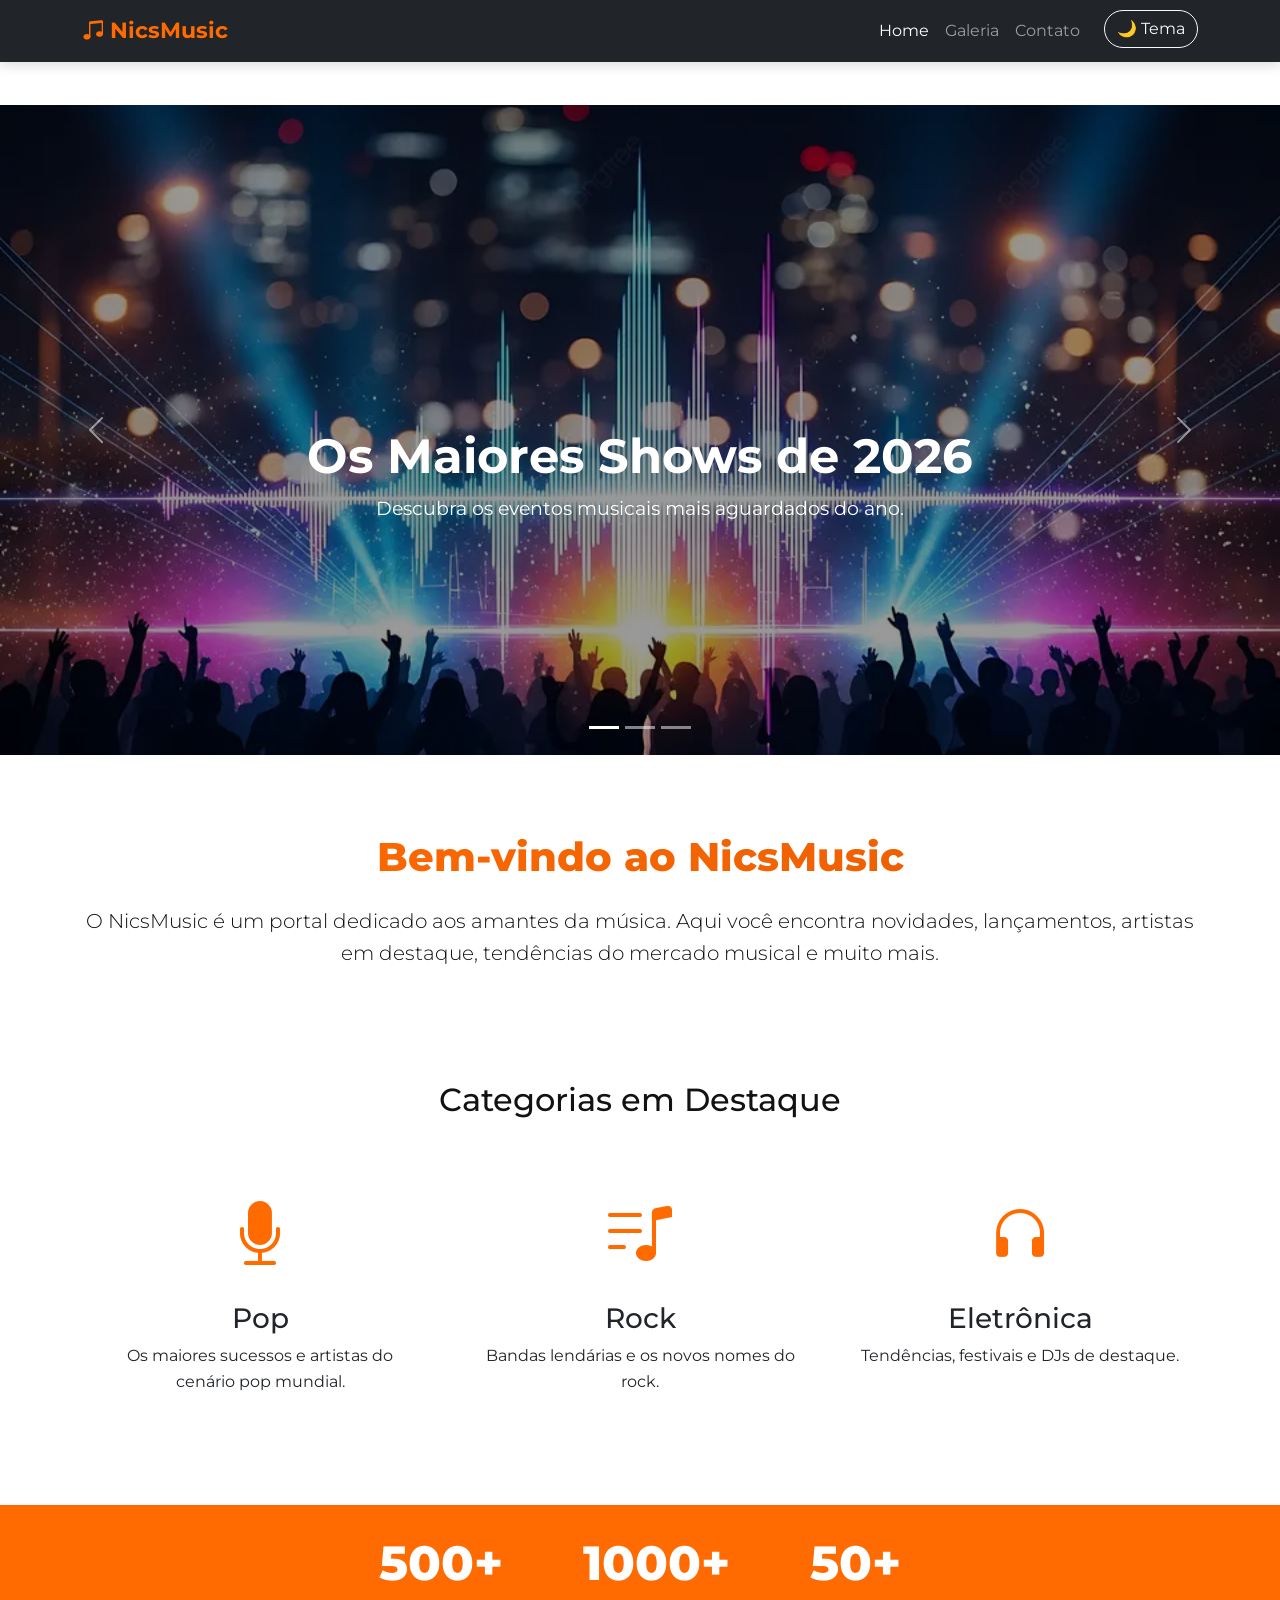
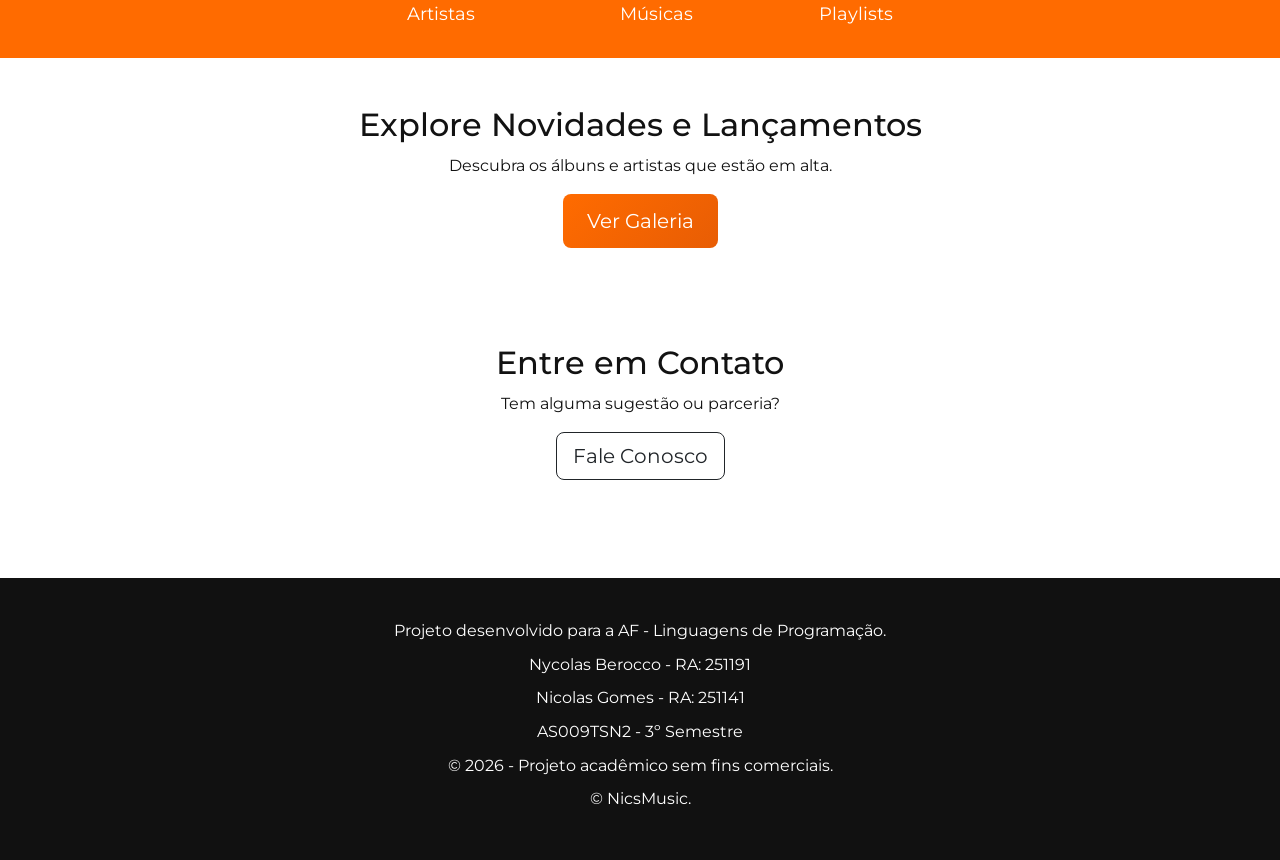
<file: index.html>
<!--
AF - Avaliação Final - Linguagens de Programação
Tema do Projeto: NicsMusic
Aluno 1: Nycolas Berocco - RA: 251191
Aluno 2: Nicolas Gomes - RA: 251141
Professor: Abimael de Oliveira
Data de entrega: 07/06
-->

<!DOCTYPE html>
<html lang="pt-BR">

<head>
    <meta charset="UTF-8">
    <meta name="viewport" content="width=device-width, initial-scale=1.0">
    <title>NicsMusic | Home</title>

    <!-- Google Fonts -->
    <link href="https://fonts.googleapis.com/css2?family=Montserrat:wght@300;400;500;600;700;800&display=swap"
        rel="stylesheet">

    <!-- Bootstrap -->
    <link href="https://cdn.jsdelivr.net/npm/bootstrap@5.3.3/dist/css/bootstrap.min.css" rel="stylesheet">

    <!-- Bootstrap Icons -->
    <link rel="stylesheet" href="https://cdn.jsdelivr.net/npm/bootstrap-icons@1.11.3/font/bootstrap-icons.min.css">

    <!-- CSS -->
    <link rel="stylesheet" href="./css/style.css">
</head>

<body>

    <!-- NAVBAR -->

    <header>
        <nav class="navbar navbar-expand-lg navbar-dark bg-dark fixed-top">
            <div class="container">

                <a class="navbar-brand fw-bold" href="index.html">
                    <i class="bi bi-music-note-beamed"></i>
                    NicsMusic
                </a>

                <button class="navbar-toggler" type="button" data-bs-toggle="collapse"
                    data-bs-target="#menuPrincipal">
                    <span class="navbar-toggler-icon"></span>
                </button>

                <div class="collapse navbar-collapse" id="menuPrincipal">
                    <ul class="navbar-nav ms-auto">

                        <li class="nav-item">
                            <a class="nav-link active" href="index.html">Home</a>
                        </li>

                        <li class="nav-item">
                            <a class="nav-link" href="galeria.html">Galeria</a>
                        </li>

                        <li class="nav-item">
                            <a class="nav-link" href="contato.html">Contato</a>
                        </li>

                        <li class="nav-item">
                            <button id="btnTema" class="btn btn-outline-light ms-lg-3">
                                🌙 Tema
                            </button>
                        </li>

                    </ul>
                </div>

            </div>
        </nav>
    </header>

    <!-- MAIN -->

    <main>

        <!-- CARROSSEL -->

        <section class="hero">

            <div id="carouselHome" class="carousel slide" data-bs-ride="carousel">

                <div class="carousel-indicators">
                    <button type="button" data-bs-target="#carouselHome" data-bs-slide-to="0"
                        class="active"></button>

                    <button type="button" data-bs-target="#carouselHome" data-bs-slide-to="1"></button>

                    <button type="button" data-bs-target="#carouselHome" data-bs-slide-to="2"></button>
                </div>

                <div class="carousel-inner">

                    <div class="carousel-item active">
                        <img src="./img/imgShow1.webp" class="d-block w-100 banner-img"
                            alt="Show musical com iluminação colorida">

                        <div class="carousel-caption">
                            <h2>Os Maiores Shows de 2026</h2>
                            <p>Descubra os eventos musicais mais aguardados do ano.</p>
                        </div>
                    </div>

                    <div class="carousel-item">
                        <img src="./img/imgShow2.webp" class="d-block w-100 banner-img"
                            alt="Artista se apresentando em festival">

                        <div class="carousel-caption">
                            <h2>Novos Álbuns</h2>
                            <p>Conheça os lançamentos que estão dominando as plataformas.</p>
                        </div>
                    </div>

                    <div class="carousel-item">
                        <img src="./img/imgFone3.jpg" class="d-block w-100 banner-img"
                            alt="Pessoa utilizando fones de ouvido">

                        <div class="carousel-caption">
                            <h2>Novos Talentos</h2>
                            <p>Artistas que estão conquistando o cenário musical.</p>
                        </div>
                    </div>

                </div>

                <button class="carousel-control-prev" type="button" data-bs-target="#carouselHome"
                    data-bs-slide="prev">

                    <span class="carousel-control-prev-icon"></span>

                </button>

                <button class="carousel-control-next" type="button" data-bs-target="#carouselHome"
                    data-bs-slide="next">

                    <span class="carousel-control-next-icon"></span>

                </button>

            </div>

        </section>

        <!-- APRESENTAÇÃO -->

        <section class="container py-5">

            <article class="text-center">

                <h1 class="titulo-gradiente mb-4">
                    Bem-vindo ao NicsMusic
                </h1>

                <p class="lead">
                    O NicsMusic é um portal dedicado aos amantes da música.
                    Aqui você encontra novidades, lançamentos, artistas em destaque,
                    tendências do mercado musical e muito mais.
                </p>

            </article>

        </section>

        <!-- DESTAQUES -->

        <section class="container py-5">

            <h2 class="text-center mb-5">
                Categorias em Destaque
            </h2>

            <div class="row g-4">

                <article class="col-md-4">

                    <div class="card h-100 card-personalizado">

                        <div class="card-body text-center">

                            <i class="bi bi-mic-fill icone-destaque"></i>

                            <h3 class="mt-3">
                                Pop
                            </h3>

                            <p>
                                Os maiores sucessos e artistas do cenário pop mundial.
                            </p>

                        </div>

                    </div>

                </article>

                <article class="col-md-4">

                    <div class="card h-100 card-personalizado">

                        <div class="card-body text-center">

                            <i class="bi bi-music-note-list icone-destaque"></i>

                            <h3 class="mt-3">
                                Rock
                            </h3>

                            <p>
                                Bandas lendárias e os novos nomes do rock.
                            </p>

                        </div>

                    </div>

                </article>

                <article class="col-md-4">

                    <div class="card h-100 card-personalizado">

                        <div class="card-body text-center">

                            <i class="bi bi-headphones icone-destaque"></i>

                            <h3 class="mt-3">
                                Eletrônica
                            </h3>

                            <p>
                                Tendências, festivais e DJs de destaque.
                            </p>

                        </div>

                    </div>

                </article>

            </div>

        </section>

        <!-- ESTATÍSTICAS -->

        <section class="estatisticas">

            <div class="container">

                <div class="area-estatisticas">

                    <div>
                        <h3>500+</h3>
                        <p>Artistas</p>
                    </div>

                    <div>
                        <h3>1000+</h3>
                        <p>Músicas</p>
                    </div>

                    <div>
                        <h3>50+</h3>
                        <p>Playlists</p>
                    </div>

                </div>

            </div>

        </section>

        <!-- CTA GALERIA -->

        <section class="container py-5 text-center">

            <h2>
                Explore Novidades e Lançamentos
            </h2>

            <p>
                Descubra os álbuns e artistas que estão em alta.
            </p>

            <a href="galeria.html" class="btn btn-laranja btn-lg">
                Ver Galeria
            </a>

        </section>

        <!-- CTA CONTATO -->

        <section class="container py-5 text-center">

            <h2>
                Entre em Contato
            </h2>

            <p>
                Tem alguma sugestão ou parceria?
            </p>

            <a href="contato.html" class="btn btn-outline-dark btn-lg">
                Fale Conosco
            </a>

        </section>

    </main>

    <!-- RODAPÉ -->

    <footer class="rodape">

        <div class="container">

            <p>
                Projeto desenvolvido para a AF - Linguagens de Programação.
            </p>

            <p>
                Nycolas Berocco - RA: 251191
            </p>

            <p>
                Nicolas Gomes - RA: 251141
            </p>

             <p>
                AS009TSN2 - 3º Semestre
            </p>
            
            <p>
                © 2026 - Projeto acadêmico sem fins comerciais.
            </p>

            <p>
                © NicsMusic.
            </p>

        </div>

    </footer>

    <!-- BOTÃO TOPO -->

    <button id="btnTopo" class="btn-topo">
        ↑
    </button>

    <!-- Bootstrap -->

    <script src="https://cdn.jsdelivr.net/npm/bootstrap@5.3.3/dist/js/bootstrap.bundle.min.js"></script>

    <!-- JS -->

    <script src="./js/script.js"></script>

</body>

</html>
</file>
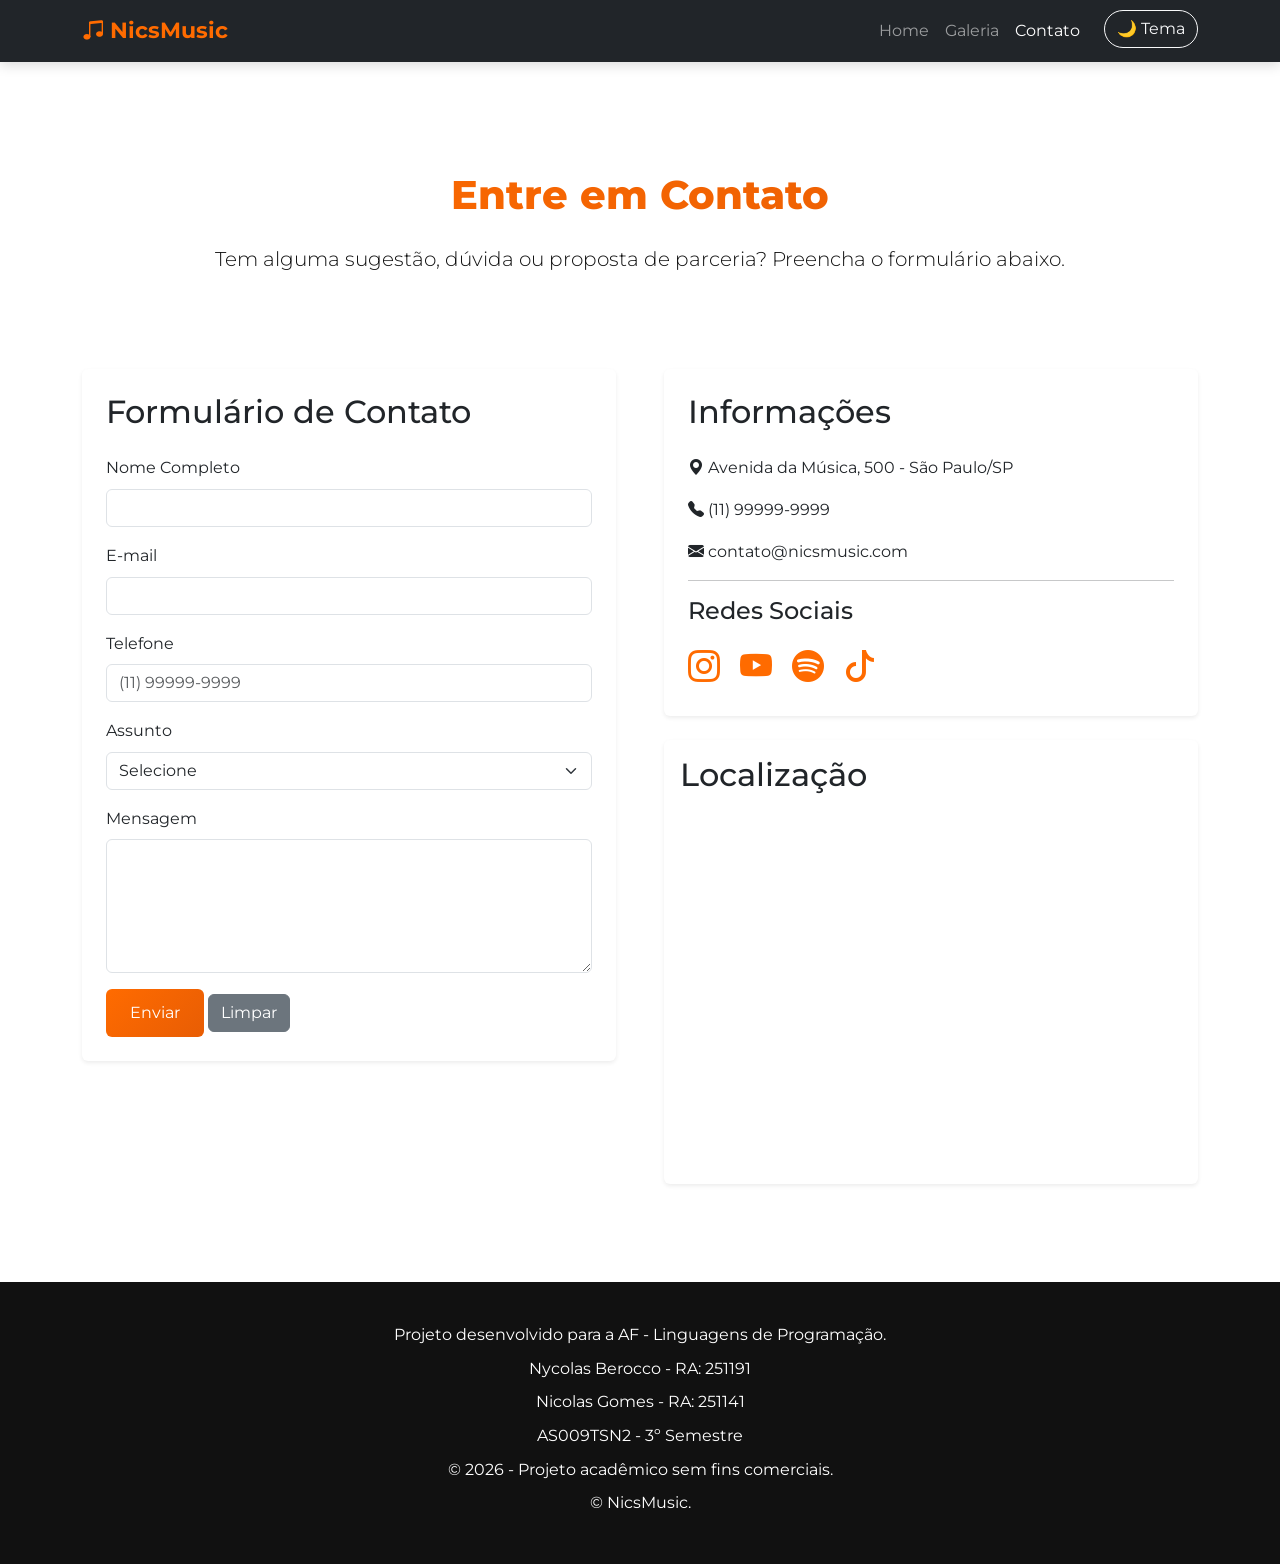
<file: contato.html>
<!--
AF - Avaliação Final - Linguagens de Programação
Tema do Projeto: NicsMusic
Aluno 1: Nycolas Berocco - RA: 251191
Aluno 2: Nicolas Gomes - RA: 251141
Professor: Abimael de Oliveira
Data de entrega: 07/06
-->

<!DOCTYPE html>
<html lang="pt-BR">

<head>
    <meta charset="UTF-8">
    <meta name="viewport" content="width=device-width, initial-scale=1.0">
    <title>NicsMusic | Contato</title>

    <!-- Google Fonts -->
    <link href="https://fonts.googleapis.com/css2?family=Montserrat:wght@300;400;500;600;700;800&display=swap"
        rel="stylesheet">

    <!-- Bootstrap -->
    <link href="https://cdn.jsdelivr.net/npm/bootstrap@5.3.3/dist/css/bootstrap.min.css" rel="stylesheet">

    <!-- Bootstrap Icons -->
    <link rel="stylesheet"
        href="https://cdn.jsdelivr.net/npm/bootstrap-icons@1.11.3/font/bootstrap-icons.min.css">

    <!-- CSS -->
    <link rel="stylesheet" href="./css/style.css">
</head>

<body>

    <!-- NAVBAR -->

    <header>
        <nav class="navbar navbar-expand-lg navbar-dark bg-dark fixed-top">

            <div class="container">

                <a class="navbar-brand fw-bold" href="index.html">
                    <i class="bi bi-music-note-beamed"></i>
                    NicsMusic
                </a>

                <button class="navbar-toggler"
                    type="button"
                    data-bs-toggle="collapse"
                    data-bs-target="#menuPrincipal">

                    <span class="navbar-toggler-icon"></span>

                </button>

                <div class="collapse navbar-collapse" id="menuPrincipal">

                    <ul class="navbar-nav ms-auto">

                        <li class="nav-item">
                            <a class="nav-link" href="index.html">
                                Home
                            </a>
                        </li>

                        <li class="nav-item">
                            <a class="nav-link" href="galeria.html">
                                Galeria
                            </a>
                        </li>

                        <li class="nav-item">
                            <a class="nav-link active" href="contato.html">
                                Contato
                            </a>
                        </li>

                        <li class="nav-item">
                            <button id="btnTema"
                                class="btn btn-outline-light ms-lg-3">
                                🌙 Tema
                            </button>
                        </li>

                    </ul>

                </div>

            </div>

        </nav>
    </header>

    <!-- MAIN -->

    <main>

        <!-- CABEÇALHO -->

        <section class="container py-5 mt-5 text-center">

            <h1 class="titulo-gradiente mb-4">
                Entre em Contato
            </h1>

            <p class="lead">
                Tem alguma sugestão, dúvida ou proposta de parceria?
                Preencha o formulário abaixo.
            </p>

        </section>

        <!-- CONTATO -->

        <section class="container pb-5">

            <div class="row g-5">

                <!-- FORMULÁRIO -->

                <div class="col-lg-6">

                    <div class="card shadow-sm">

                        <div class="card-body p-4">

                            <h2 class="mb-4">
                                Formulário de Contato
                            </h2>

                            <form id="formContato">

                                <div class="mb-3">

                                    <label for="nome" class="form-label">
                                        Nome Completo
                                    </label>

                                    <input type="text"
                                        id="nome"
                                        class="form-control"
                                        required>

                                </div>

                                <div class="mb-3">

                                    <label for="email" class="form-label">
                                        E-mail
                                    </label>

                                    <input type="email"
                                        id="email"
                                        class="form-control"
                                        required>

                                </div>

                                <div class="mb-3">

                                    <label for="telefone" class="form-label">
                                        Telefone
                                    </label>

                                    <input type="tel"
                                        id="telefone"
                                        class="form-control"
                                        placeholder="(11) 99999-9999"
                                        pattern="\([0-9]{2}\)\s[0-9]{5}-[0-9]{4}"
                                        required>

                                </div>

                                <div class="mb-3">

                                    <label for="assunto" class="form-label">
                                        Assunto
                                    </label>

                                    <select id="assunto"
                                        class="form-select"
                                        required>

                                        <option value="">
                                            Selecione
                                        </option>

                                        <option>
                                            Dúvida
                                        </option>

                                        <option>
                                            Sugestão
                                        </option>

                                        <option>
                                            Parceria
                                        </option>

                                        <option>
                                            Outros
                                        </option>

                                    </select>

                                </div>

                                <div class="mb-3">

                                    <label for="mensagem" class="form-label">
                                        Mensagem
                                    </label>

                                    <textarea id="mensagem"
                                        rows="5"
                                        class="form-control"
                                        required></textarea>

                                </div>

                                <button type="submit"
                                    class="btn btn-laranja">

                                    Enviar

                                </button>

                                <button type="reset"
                                    class="btn btn-secondary">

                                    Limpar

                                </button>

                            </form>

                        </div>

                    </div>

                </div>

                <!-- INFORMAÇÕES -->

                <div class="col-lg-6">

                    <div class="card shadow-sm mb-4">

                        <div class="card-body p-4">

                            <h2 class="mb-4">
                                Informações
                            </h2>

                            <p>
                                <i class="bi bi-geo-alt-fill"></i>
                                Avenida da Música, 500 - São Paulo/SP
                            </p>

                            <p>
                                <i class="bi bi-telephone-fill"></i>
                                (11) 99999-9999
                            </p>

                            <p>
                                <i class="bi bi-envelope-fill"></i>
                                contato@nicsmusic.com
                            </p>

                            <hr>

                            <h4>
                                Redes Sociais
                            </h4>

                            <div class="redes-sociais">

                                <a href="#">
                                    <i class="bi bi-instagram"></i>
                                </a>

                                <a href="#">
                                    <i class="bi bi-youtube"></i>
                                </a>

                                <a href="#">
                                    <i class="bi bi-spotify"></i>
                                </a>

                                <a href="#">
                                    <i class="bi bi-tiktok"></i>
                                </a>

                            </div>

                        </div>

                    </div>

                    <!-- MAPA -->

                    <div class="card shadow-sm">

                        <div class="card-body p-3">

                            <h2 class="mb-3">
                                Localização
                            </h2>

                            <iframe
                                src="https://www.google.com/maps/embed?pb=!1m18!1m12!1m3!1d3656.889930922699!2d-46.652393!3d-23.564224!2m3!1f0!2f0!3f0!3m2!1i1024!2i768!4f13.1!3m3!1m2!1s0x94ce59c8ef69f7d7%3A0x4c89a1fbd28be0f7!2sAvenida%20Paulista!5e0!3m2!1spt-BR!2sbr!4v1710000000000"
                                width="100%"
                                height="350"
                                style="border:0;"
                                allowfullscreen=""
                                loading="lazy">
                            </iframe>

                        </div>

                    </div>

                </div>

            </div>

        </section>

    </main>

    <!-- RODAPÉ -->

    <footer class="rodape">

        <div class="container">

            <p>
                Projeto desenvolvido para a AF - Linguagens de Programação.
            </p>

            <p>
                Nycolas Berocco - RA: 251191
            </p>

            <p>
                Nicolas Gomes - RA: 251141
            </p>

            <p>
                AS009TSN2 - 3º Semestre
            </p>
            
            <p>
                © 2026 - Projeto acadêmico sem fins comerciais.
            </p>

            <p>
                © NicsMusic.
            </p>

        </div>

    </footer>

    <!-- BOTÃO TOPO -->

    <button id="btnTopo" class="btn-topo">
        ↑
    </button>

    <!-- Bootstrap -->

    <script src="https://cdn.jsdelivr.net/npm/bootstrap@5.3.3/dist/js/bootstrap.bundle.min.js"></script>

    <!-- JS -->

    <script src="./js/script.js"></script>

</body>

</html>
</file>
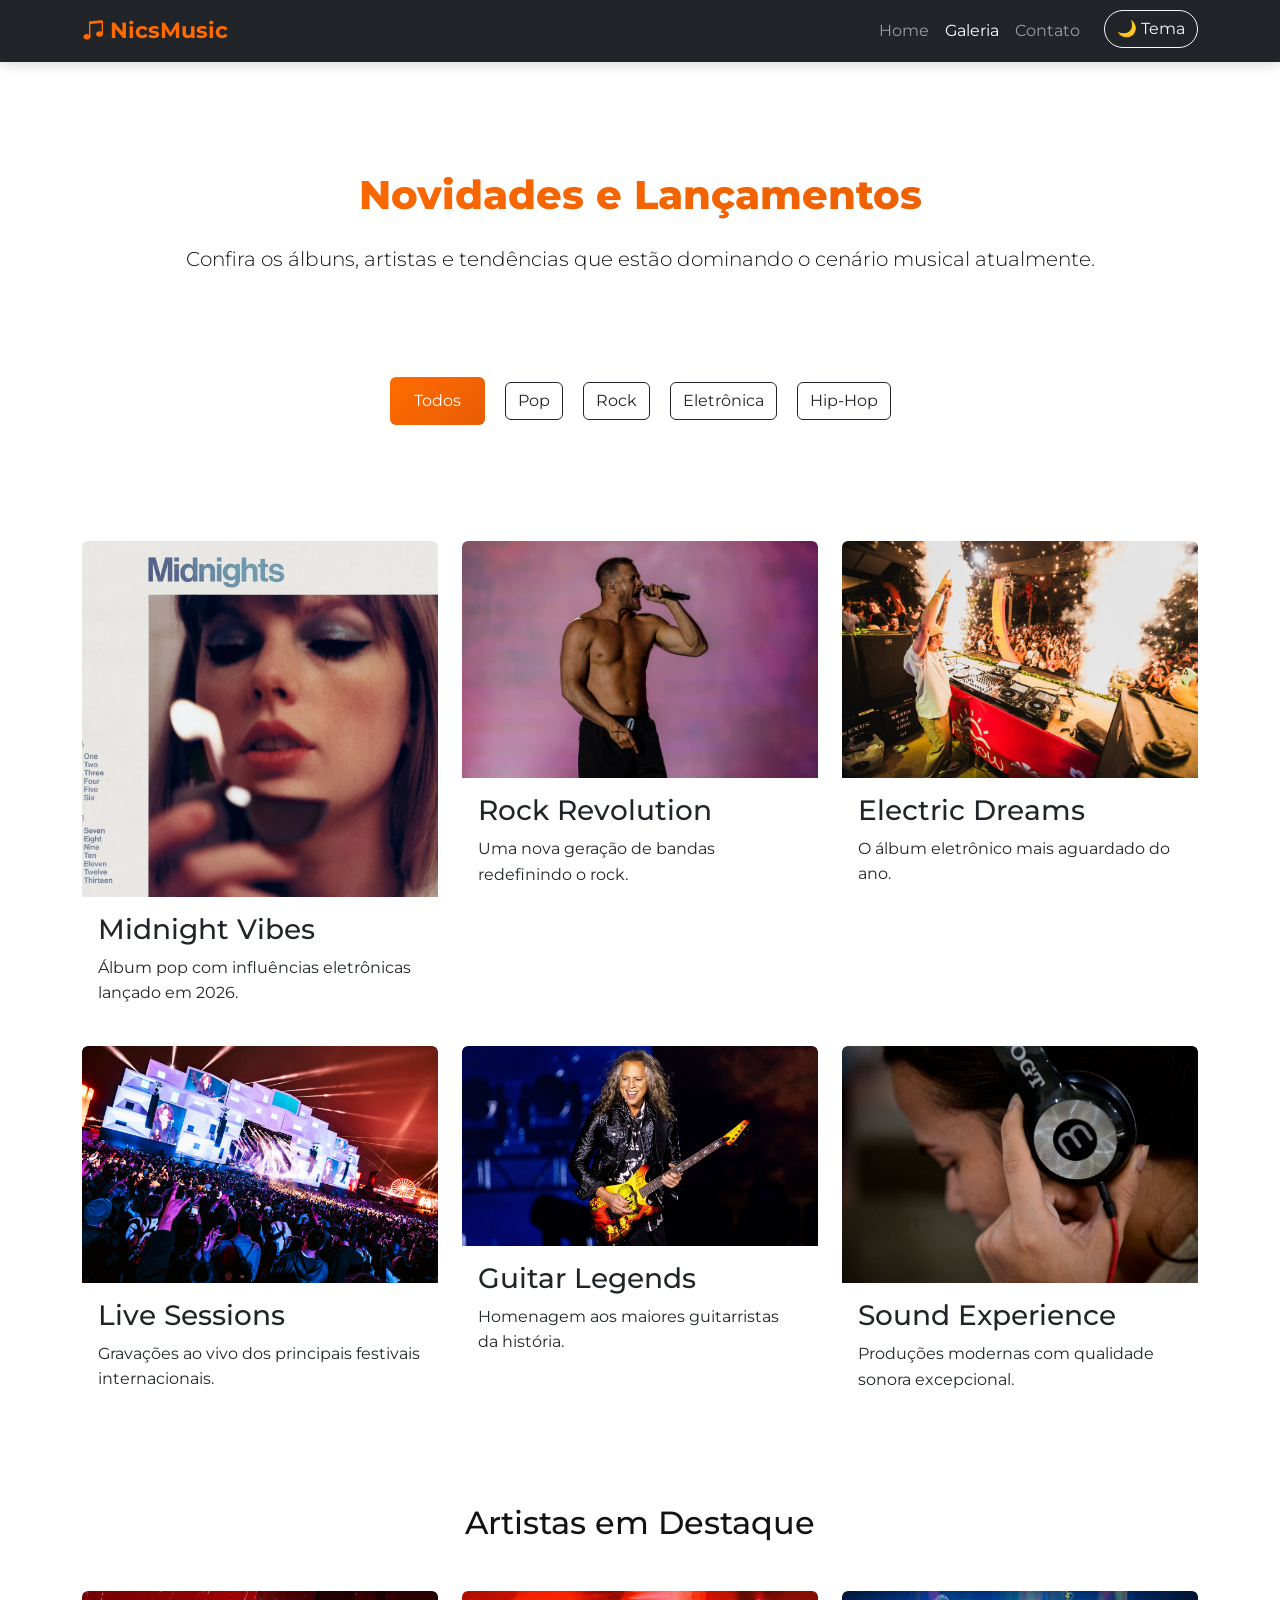
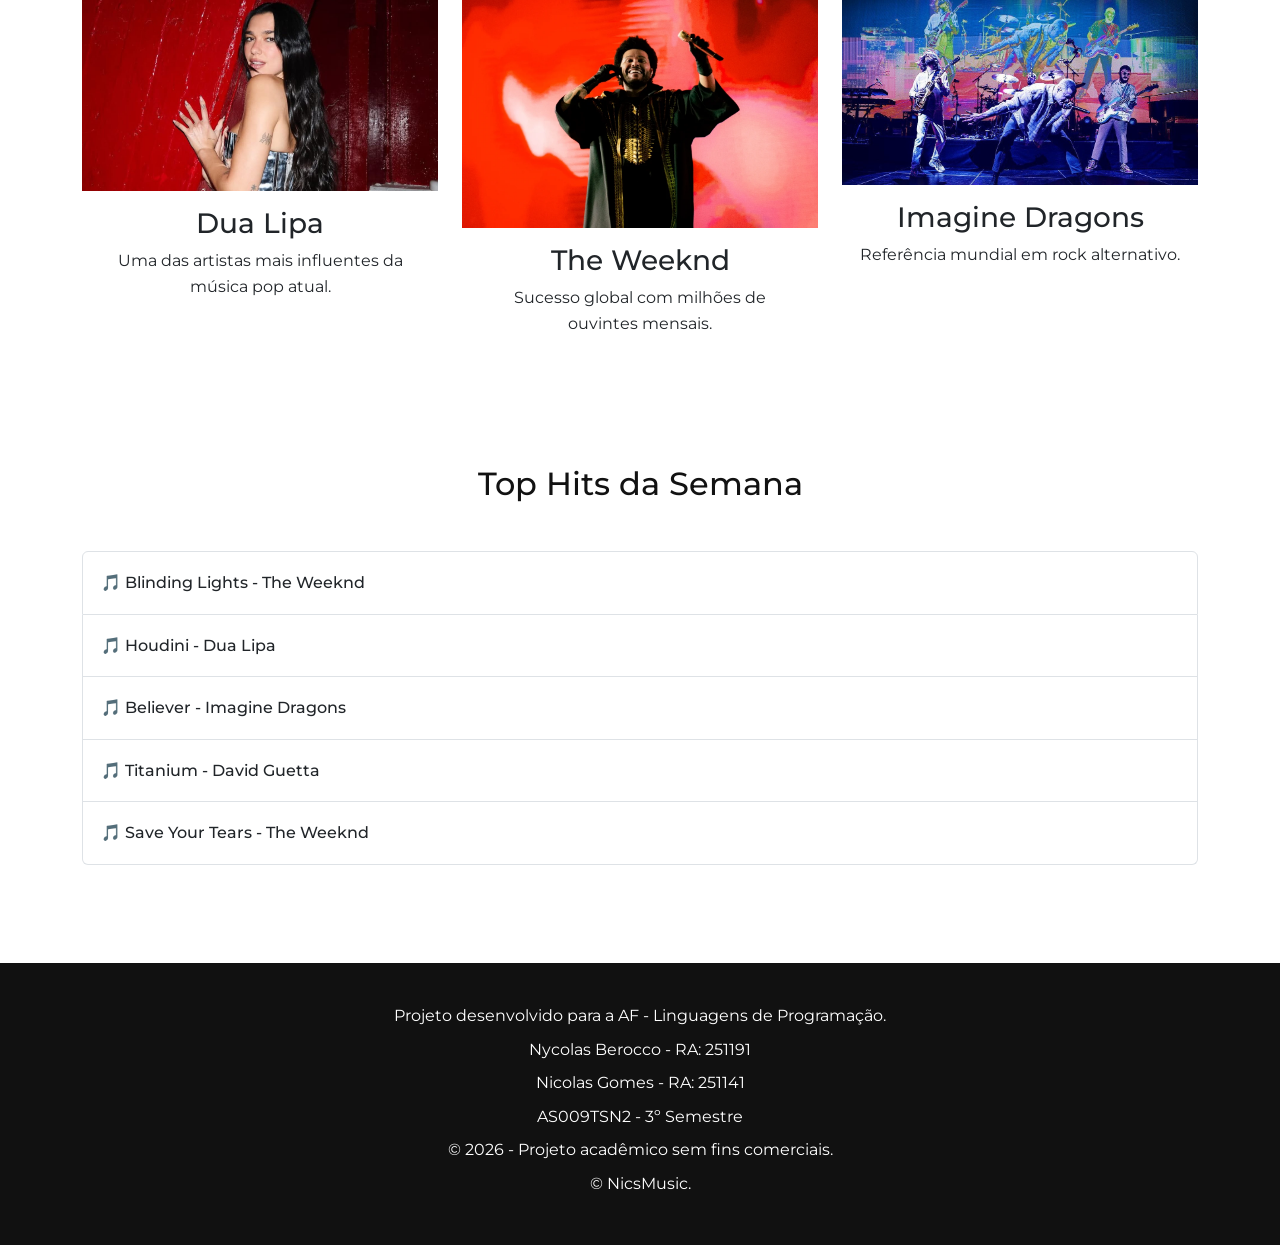
<file: galeria.html>
<!--
AF - Avaliação Final - Linguagens de Programação
Tema do Projeto: NicsMusic
Aluno 1: Nycolas Berocco - RA: 251191
Aluno 2: Nicolas Gomes - RA: 251141
Professor: Abimael de Oliveira
Data de entrega: 07/06
-->

<!DOCTYPE html>
<html lang="pt-BR">

<head>
    <meta charset="UTF-8">
    <meta name="viewport" content="width=device-width, initial-scale=1.0">
    <title>NicsMusic | Galeria</title>

    <!-- Google Fonts -->
    <link href="https://fonts.googleapis.com/css2?family=Montserrat:wght@300;400;500;600;700;800&display=swap"
        rel="stylesheet">

    <!-- Bootstrap -->
    <link href="https://cdn.jsdelivr.net/npm/bootstrap@5.3.3/dist/css/bootstrap.min.css" rel="stylesheet">

    <!-- Bootstrap Icons -->
    <link rel="stylesheet" href="https://cdn.jsdelivr.net/npm/bootstrap-icons@1.11.3/font/bootstrap-icons.min.css">

    <!-- CSS -->
    <link rel="stylesheet" href="./css/style.css">
</head>

<body>

    <!-- NAVBAR -->

    <header>
        <nav class="navbar navbar-expand-lg navbar-dark bg-dark fixed-top">

            <div class="container">

                <a class="navbar-brand fw-bold" href="index.html">
                    <i class="bi bi-music-note-beamed"></i>
                    NicsMusic
                </a>

                <button class="navbar-toggler" type="button" data-bs-toggle="collapse"
                    data-bs-target="#menuPrincipal">
                    <span class="navbar-toggler-icon"></span>
                </button>

                <div class="collapse navbar-collapse" id="menuPrincipal">

                    <ul class="navbar-nav ms-auto">

                        <li class="nav-item">
                            <a class="nav-link" href="index.html">Home</a>
                        </li>

                        <li class="nav-item">
                            <a class="nav-link active" href="galeria.html">Galeria</a>
                        </li>

                        <li class="nav-item">
                            <a class="nav-link" href="contato.html">Contato</a>
                        </li>

                        <li class="nav-item">
                            <button id="btnTema" class="btn btn-outline-light ms-lg-3">
                                🌙 Tema
                            </button>
                        </li>

                    </ul>

                </div>

            </div>

        </nav>
    </header>

    <!-- MAIN -->

    <main>

        <!-- CABEÇALHO -->

        <section class="container py-5 mt-5 text-center">

            <h1 class="titulo-gradiente mb-4">
                Novidades e Lançamentos
            </h1>

            <p class="lead">
                Confira os álbuns, artistas e tendências que estão dominando
                o cenário musical atualmente.
            </p>

        </section>

        <!-- FILTROS VISUAIS -->

        <section class="container text-center mb-5">

            <button class="btn btn-laranja m-2">Todos</button>
            <button class="btn btn-outline-dark m-2">Pop</button>
            <button class="btn btn-outline-dark m-2">Rock</button>
            <button class="btn btn-outline-dark m-2">Eletrônica</button>
            <button class="btn btn-outline-dark m-2">Hip-Hop</button>

        </section>

        <!-- GALERIA DE LANÇAMENTOS -->

        <section class="container pb-5">

            <div class="row g-4">

                <!-- CARD 1 -->

                <article class="col-md-4">

                    <div class="card h-100 card-personalizado">

                        <img src="./img/imgGaleria1.webp"
                            class="card-img-top"
                            alt="Capa de álbum musical moderno">

                        <div class="card-body">

                            <h3 class="card-title">
                                Midnight Vibes
                            </h3>

                            <p class="card-text">
                                Álbum pop com influências eletrônicas lançado em 2026.
                            </p>

                        </div>

                    </div>

                </article>

                <!-- CARD 2 -->

                <article class="col-md-4">

                    <div class="card h-100 card-personalizado">

                        <img src="./img/imgGaleria2.jpg"
                            class="card-img-top"
                            alt="Cantor durante apresentação musical">

                        <div class="card-body">

                            <h3 class="card-title">
                                Rock Revolution
                            </h3>

                            <p class="card-text">
                                Uma nova geração de bandas redefinindo o rock.
                            </p>

                        </div>

                    </div>

                </article>

                <!-- CARD 3 -->

                <article class="col-md-4">

                    <div class="card h-100 card-personalizado">

                        <img src="./img/imgGaleria3.jpg"
                            class="card-img-top"
                            alt="DJ em festival eletrônico">

                        <div class="card-body">

                            <h3 class="card-title">
                                Electric Dreams
                            </h3>

                            <p class="card-text">
                                O álbum eletrônico mais aguardado do ano.
                            </p>

                        </div>

                    </div>

                </article>

                <!-- CARD 4 -->

                <article class="col-md-4">

                    <div class="card h-100 card-personalizado">

                        <img src="./img/imgGaleria4.jpg"
                            class="card-img-top"
                            alt="Grupo musical se apresentando em palco">

                        <div class="card-body">

                            <h3 class="card-title">
                                Live Sessions
                            </h3>

                            <p class="card-text">
                                Gravações ao vivo dos principais festivais internacionais.
                            </p>

                        </div>

                    </div>

                </article>

                <!-- CARD 5 -->

                <article class="col-md-4">

                    <div class="card h-100 card-personalizado">

                        <img src="./img/imgGaleria5.jpg"
                            class="card-img-top"
                            alt="Artista tocando guitarra">

                        <div class="card-body">

                            <h3 class="card-title">
                                Guitar Legends
                            </h3>

                            <p class="card-text">
                                Homenagem aos maiores guitarristas da história.
                            </p>

                        </div>

                    </div>

                </article>

                <!-- CARD 6 -->

                <article class="col-md-4">

                    <div class="card h-100 card-personalizado">

                        <img src="./img/imgGaleria6.jpeg"
                            class="card-img-top"
                            alt="Fones de ouvido profissionais">

                        <div class="card-body">

                            <h3 class="card-title">
                                Sound Experience
                            </h3>

                            <p class="card-text">
                                Produções modernas com qualidade sonora excepcional.
                            </p>

                        </div>

                    </div>

                </article>

            </div>

        </section>

        <!-- ARTISTAS EM DESTAQUE -->

        <section class="container py-5">

            <h2 class="text-center mb-5">
                Artistas em Destaque
            </h2>

            <div class="row g-4">

                <article class="col-md-4">

                    <div class="card h-100 card-personalizado">

                        <img src="./img/imgGaleria7.jpg"
                            class="card-img-top"
                            alt="Cantora pop em sessão fotográfica">

                        <div class="card-body text-center">

                            <h3>Dua Lipa</h3>

                            <p>
                                Uma das artistas mais influentes da música pop atual.
                            </p>

                        </div>

                    </div>

                </article>

                <article class="col-md-4">

                    <div class="card h-100 card-personalizado">

                        <img src="./img/imgGaleria8.webp"
                            class="card-img-top"
                            alt="Cantor em show ao vivo">

                        <div class="card-body text-center">

                            <h3>The Weeknd</h3>

                            <p>
                                Sucesso global com milhões de ouvintes mensais.
                            </p>

                        </div>

                    </div>

                </article>

                <article class="col-md-4">

                    <div class="card h-100 card-personalizado">

                        <img src="./img/imgGaleria9.jpg"
                            class="card-img-top"
                            alt="Banda de rock em apresentação">

                        <div class="card-body text-center">

                            <h3>Imagine Dragons</h3>

                            <p>
                                Referência mundial em rock alternativo.
                            </p>

                        </div>

                    </div>

                </article>

            </div>

        </section>

        <!-- TOP HITS -->

        <section class="container py-5">

            <h2 class="text-center mb-5">
                Top Hits da Semana
            </h2>

            <div class="list-group">

                <div class="list-group-item">
                    🎵 Blinding Lights - The Weeknd
                </div>

                <div class="list-group-item">
                    🎵 Houdini - Dua Lipa
                </div>

                <div class="list-group-item">
                    🎵 Believer - Imagine Dragons
                </div>

                <div class="list-group-item">
                    🎵 Titanium - David Guetta
                </div>

                <div class="list-group-item">
                    🎵 Save Your Tears - The Weeknd
                </div>

            </div>

        </section>

    </main>

    <!-- RODAPÉ -->

    <footer class="rodape">

        <div class="container">

            <p>
                Projeto desenvolvido para a AF - Linguagens de Programação.
            </p>

            <p>
                Nycolas Berocco - RA: 251191
            </p>

            <p>
                Nicolas Gomes - RA: 251141
            </p>

             <p>
                AS009TSN2 - 3º Semestre
            </p>
            
            <p>
                © 2026 - Projeto acadêmico sem fins comerciais.
            </p>

            <p>
                © NicsMusic.
            </p>

        </div>

    </footer>

    <!-- BOTÃO TOPO -->

    <button id="btnTopo" class="btn-topo">
        ↑
    </button>

    <!-- Bootstrap -->

    <script src="https://cdn.jsdelivr.net/npm/bootstrap@5.3.3/dist/js/bootstrap.bundle.min.js"></script>

    <!-- JS -->

    <script src="./js/script.js"></script>

</body>

</html>
</file>
<file: css/style.css>
/*
AF - Avaliação Final - Linguagens de Programação
Tema do Projeto: NicsMusic
Aluno 1: Nycolas Berocco - RA: 251191
Aluno 2: Nicolas Gomes - RA: 251141
Professor: Abimael de Oliveira
Data de entrega: 07/06
*/

/* ==========================
   RESET
========================== */

* {
    margin: 0;
    padding: 0;
    box-sizing: border-box;
}

/* ==========================
   VARIÁVEIS
========================== */

:root {
    --laranja: #ff6b00;
    --laranja-hover: #e85d04;
    --preto: #121212;
    --cinza: #f5f5f5;
    --branco: #ffffff;
    --sombra: 0 8px 20px rgba(0, 0, 0, 0.15);
}

/* ==========================
   GERAL
========================== */

html {
    scroll-behavior: smooth;
}

body {
    font-family: "Montserrat", sans-serif;
    background: var(--branco);
    color: var(--preto);
    line-height: 1.6;
    padding-top: 75px;
    transition: 0.3s;
}

img {
    width: 100%;
    display: block;
}

section {
    padding: 30px 0;
}

/* ==========================
   NAVBAR
========================== */

.navbar {
    box-shadow: 0 3px 12px rgba(0,0,0,.15);
}

.navbar-brand {
    color: var(--laranja) !important;
    font-size: 1.4rem;
}

.nav-link {
    transition: .3s;
}

.nav-link:hover {
    color: var(--laranja) !important;
}

/* ==========================
   CARROSSEL
========================== */

.banner-img {
    height: 650px;
    object-fit: cover;
    filter: brightness(0.6);
}

.carousel-caption {
    bottom: 30%;
}

.carousel-caption h2 {
    font-size: 3rem;
    font-weight: 700;
}

.carousel-caption p {
    font-size: 1.2rem;
}

/* ==========================
   TITULOS
========================== */

.titulo-gradiente {
    font-weight: 800;

    background: linear-gradient(
        90deg,
        var(--laranja),
        var(--laranja-hover)
    );

    -webkit-background-clip: text;
    -webkit-text-fill-color: transparent;
}

/* ==========================
   ÍCONES
========================== */

.icone-destaque {
    font-size: 4rem;
    color: var(--laranja);
}

/* ==========================
   BOTÕES
========================== */

.btn-laranja {
    background: linear-gradient(
        135deg,
        var(--laranja),
        var(--laranja-hover)
    );

    color: white;
    border: none;
    padding: 12px 24px;
    transition: .3s;
}

.btn-laranja:hover {
    transform: translateY(-3px);
    color: white;
}

/* ==========================
   CARDS
========================== */

.card {
    overflow: hidden;
    border: none;
}

.card-personalizado {
    transition: .3s ease;
}

.card-personalizado:hover {
    transform: translateY(-10px);
    box-shadow: var(--sombra);
}

.card img {
    transition: .4s;
}

.card img:hover {
    transform: scale(1.08);
}

.card-destaque-js {
    transform: scale(1.03);
}

/* ==========================
   ESTATÍSTICAS
========================== */

.estatisticas {
    background: var(--laranja);
    color: white;
    margin-top: 30px;
}

.area-estatisticas {
    display: flex;
    justify-content: center;
    gap: 80px;
    text-align: center;
    flex-wrap: wrap;
}

.area-estatisticas h3 {
    font-size: 3rem;
    font-weight: 800;
}

.area-estatisticas p {
    margin-bottom: 0;
    font-size: 1.1rem;
}

/* ==========================
   GALERIA
========================== */

.list-group-item {
    padding: 18px;
    font-weight: 500;
}

/* ==========================
   CONTATO
========================== */

.redes-sociais {
    display: flex;
    gap: 20px;
    margin-top: 15px;
}

.redes-sociais a {
    color: var(--laranja);
    font-size: 2rem;
    transition: .3s;
}

.redes-sociais a:hover {
    transform: scale(1.2);
}

iframe {
    border-radius: 10px;
}

/* ==========================
   RODAPÉ
========================== */

.rodape {
    background: #111;
    color: white;
    text-align: center;
    padding: 40px 15px;
    margin-top: 50px;
}

.rodape p {
    margin-bottom: 8px;
}

/* ==========================
   BOTÃO TOPO
========================== */

.btn-topo {
    position: fixed;
    right: 20px;
    bottom: 20px;

    width: 55px;
    height: 55px;

    border: none;
    border-radius: 50%;

    background: var(--laranja);
    color: white;

    font-size: 1.2rem;
    font-weight: bold;

    cursor: pointer;

    display: none;

    z-index: 999;

    transition: .3s;
}

.btn-topo:hover {
    background: var(--laranja-hover);
}

.btn-topo.mostrar {
    display: block;
}

#btnTema {
    border-radius: 30px;
}

/* ==========================
   TEMA ESCURO
========================== */

body.tema-escuro {
    background: #121212;
    color: #f5f5f5;
}

body.tema-escuro .card {
    background: #1f1f1f;
    color: #f5f5f5;
}

body.tema-escuro .list-group-item {
    background: #1f1f1f;
    color: white;
    border-color: #333;
}

body.tema-escuro .navbar {
    background: #000 !important;
}

body.tema-escuro .rodape {
    background: #000;
}

/* ==========================
   ANIMAÇÃO
========================== */

@keyframes aparecer {
    from {
        opacity: 0;
        transform: translateY(30px);
    }

    to {
        opacity: 1;
        transform: translateY(0);
    }
}

.card,
section,
h1,
h2 {
    animation: aparecer .8s ease;
}

/* ==========================
   RESPONSIVIDADE
========================== */

/* Tablet */

@media (max-width: 991px) {

    .banner-img {
        height: 500px;
    }

    .carousel-caption h2 {
        font-size: 2rem;
    }

    .area-estatisticas {
        gap: 40px;
    }
}

/* Mobile */

@media (max-width: 768px) {

    body {
        padding-top: 65px;
    }

    .banner-img {
        height: 350px;
    }

    .carousel-caption {
        bottom: 15%;
    }

    .carousel-caption h2 {
        font-size: 1.4rem;
    }

    .carousel-caption p {
        font-size: .9rem;
    }

    .titulo-gradiente {
        font-size: 2rem;
    }

    .area-estatisticas {
        flex-direction: column;
        gap: 20px;
    }

    .area-estatisticas h3 {
        font-size: 2rem;
    }

    .redes-sociais {
        justify-content: center;
    }

    .btn-topo {
        width: 45px;
        height: 45px;
    }
}
</file>
